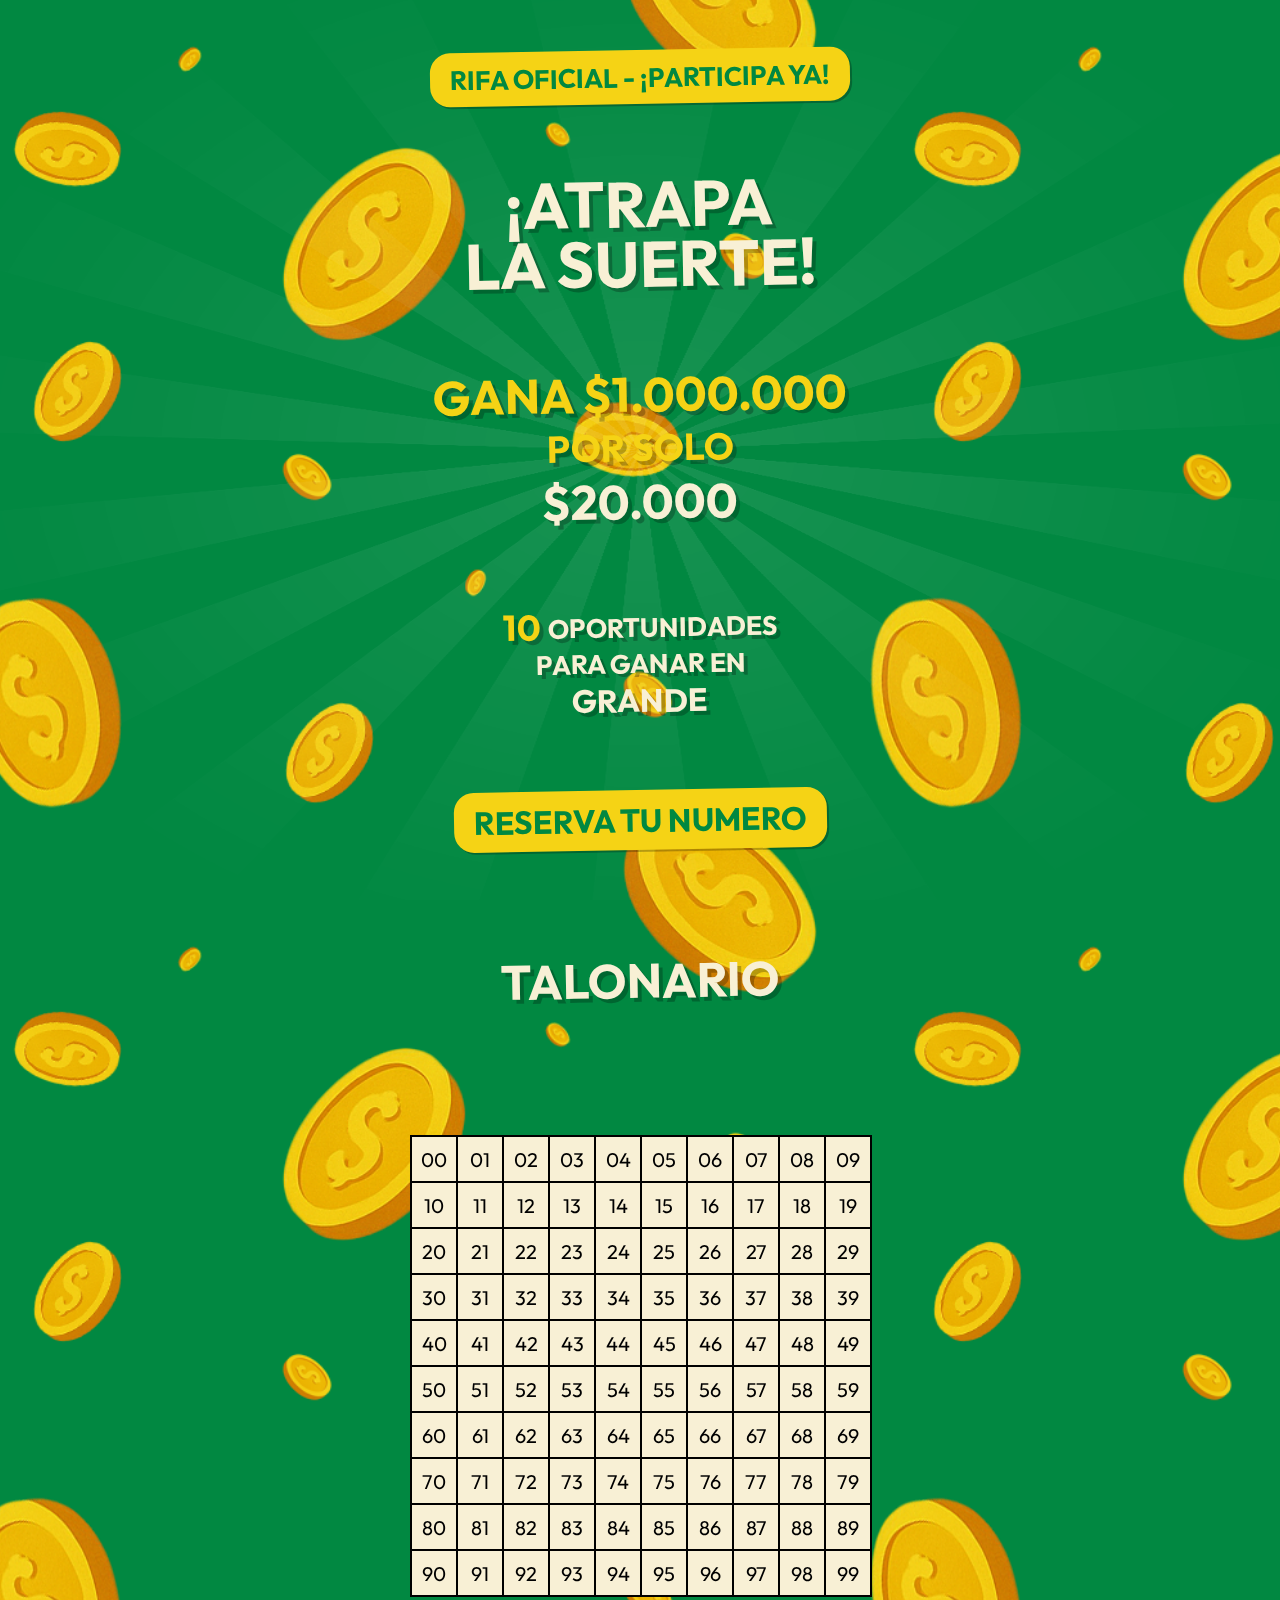
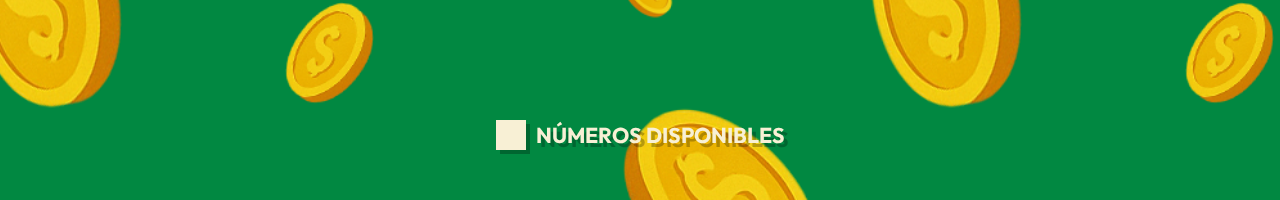
<file: index.html>
<!DOCTYPE html>
<html translate="no">
<head>
    <meta charset="UTF-8">
    <meta name="viewport" content="width=device-width, initial-scale=1.0">
    <meta name="theme-color" content="#ffffff" />
    <link rel="manifest" href="manifest.json" />
    <link rel="stylesheet" href="style.css">
    <link rel="preconnect" href="https://fonts.googleapis.com">
    <link rel="preconnect" href="https://fonts.gstatic.com" crossorigin>
    <link href="https://fonts.googleapis.com/css2?family=Outfit:wght@100..900&display=swap" rel="stylesheet">
    <link href="https://fonts.googleapis.com/icon?family=Material+Icons" rel="stylesheet">
    <script src="main.js"></script>
    <title>¡ATRAPA LA SUERTE!</title>
</head>
<body>
    <main>
        <img src="img/ray-bg.png" class="ray" alt="ray-bg">
        <header>
            <div class="rotate yellow-bg button">
                <h5 class="green-txt">RIFA OFICIAL - ¡PARTICIPA YA!</h5>
            </div>
            <h1 class="rotate text-center shadow-text beige-txt">¡ATRAPA <br> LA SUERTE!</h1>
            <div>
                <h2 class="rotate text-center shadow-text yellow-txt">GANA $1.000.000</h2>
                <H3 class="rotate text-center shadow-text yellow-txt">POR SOLO</H3>
                <h2 class="rotate text-center shadow-text beige-txt">$20.000</h2>
            </div>
            <div>
                <h5 class="rotate text-center shadow-text beige-txt"><span class="yellow-txt">10</span> OPORTUNIDADES<br>PARA GANAR EN</h5>
                <h4 class="rotate text-center shadow-text beige-txt">GRANDE</h4>
            </div>
            <a href="#talonario" class="rotate button yellow-bg green-txt font-weight-bold">RESERVA TU NUMERO</a>
        </header>
        <section id="talonario">
            <h2 class="rotate shadow-text beige-txt">TALONARIO</h2>
            <table class="black-bg">
                <tbody>
                    <tr>
                        <td>
                            <a href="#card" class="numero-btn" data-numero="00">00</a>
                        </td>
                        <td>
                            <a href="#card" class="numero-btn" data-numero="01">01</a>
                        </td>
                        <td>
                            <a href="#card" class="numero-btn" data-numero="02">02</a>
                        </td>
                        <td>
                            <a href="#card" class="numero-btn" data-numero="03">03</a>
                        </td>
                        <td>
                            <a href="#card" class="numero-btn" data-numero="04">04</a>
                        </td>
                        <td>
                            <a href="#card" class="numero-btn" data-numero="05">05</a>
                        </td>
                        <td>
                            <a href="#card" class="numero-btn" data-numero="06">06</a>
                        </td>
                        <td>
                            <a href="#card" class="numero-btn" data-numero="07">07</a>
                        </td>
                        <td>
                            <a href="#card" class="numero-btn" data-numero="08">08</a>
                        </td>
                        <td>
                            <a href="#card" class="numero-btn" data-numero="09">09</a>
                        </td>
                    </tr>
                    <tr>
                        <td>
                            <a href="#card" class="numero-btn" data-numero="10">10</a>
                        </td>
                        <td>
                            <a href="#card" class="numero-btn" data-numero="11">11</a>
                        </td>
                        <td>
                            <a href="#card" class="numero-btn" data-numero="12">12</a>
                        </td>
                        <td>
                            <a href="#card" class="numero-btn" data-numero="13">13</a>
                        </td>
                        <td>
                            <a href="#card" class="numero-btn" data-numero="14">14</a>
                        </td>
                        <td>
                            <a href="#card" class="numero-btn" data-numero="15">15</a>
                        </td>
                        <td>
                            <a href="#card" class="numero-btn" data-numero="16">16</a>
                        </td>
                        <td>
                            <a href="#card" class="numero-btn" data-numero="17">17</a>
                        </td>
                        <td>
                            <a href="#card" class="numero-btn" data-numero="18">18</a>
                        </td>
                        <td>
                            <a href="#card" class="numero-btn" data-numero="19">19</a>
                        </td>
                    </tr>
                    <tr>
                        <td>
                            <a href="#card" class="numero-btn" data-numero="20">20</a>
                        </td>
                        <td>
                            <a href="#card" class="numero-btn" data-numero="21">21</a>
                        </td>
                        <td>
                            <a href="#card" class="numero-btn" data-numero="22">22</a>
                        </td>
                        <td>
                            <a href="#card" class="numero-btn" data-numero="23">23</a>
                        </td>
                        <td>
                            <a href="#card" class="numero-btn" data-numero="24">24</a>
                        </td>
                        <td>
                            <a href="#card" class="numero-btn" data-numero="25">25</a>
                        </td>
                        <td>
                            <a href="#card" class="numero-btn" data-numero="26">26</a>
                        </td>
                        <td>
                            <a href="#card" class="numero-btn" data-numero="27">27</a>
                        </td>
                        <td>
                            <a href="#card" class="numero-btn" data-numero="28">28</a>
                        </td>
                        <td>
                            <a href="#card" class="numero-btn" data-numero="29">29</a>
                        </td>
                    </tr>
                    <tr>
                        <td>
                            <a href="#card" class="numero-btn" data-numero="30">30</a>
                        </td>
                        <td>
                            <a href="#card" class="numero-btn" data-numero="31">31</a>
                        </td>
                        <td>
                            <a href="#card" class="numero-btn" data-numero="32">32</a>
                        </td>
                        <td>
                            <a href="#card" class="numero-btn" data-numero="33">33</a>
                        </td>
                        <td>
                            <a href="#card" class="numero-btn" data-numero="34">34</a>
                        </td>
                        <td>
                            <a href="#card" class="numero-btn" data-numero="35">35</a>
                        </td>
                        <td>
                            <a href="#card" class="numero-btn" data-numero="36">36</a>
                        </td>
                        <td>
                            <a href="#card" class="numero-btn" data-numero="37">37</a>
                        </td>
                        <td>
                            <a href="#card" class="numero-btn" data-numero="38">38</a>
                        </td>
                        <td>
                            <a href="#card" class="numero-btn" data-numero="39">39</a>
                        </td>
                    </tr>
                    <tr>
                        <td>
                            <a href="#card" class="numero-btn" data-numero="40">40</a>
                        </td>
                        <td>
                            <a href="#card" class="numero-btn" data-numero="41">41</a>
                        </td>
                        <td>
                            <a href="#card" class="numero-btn" data-numero="42">42</a>
                        </td>
                        <td>
                            <a href="#card" class="numero-btn" data-numero="43">43</a>
                        </td>
                        <td>
                            <a href="#card" class="numero-btn" data-numero="44">44</a>
                        </td>
                        <td>
                            <a href="#card" class="numero-btn" data-numero="45">45</a>
                        </td>
                        <td>
                            <a href="#card" class="numero-btn" data-numero="46">46</a>
                        </td>
                        <td>
                            <a href="#card" class="numero-btn" data-numero="47">47</a>
                        </td>
                        <td>
                            <a href="#card" class="numero-btn" data-numero="48">48</a>
                        </td>
                        <td>
                            <a href="#card" class="numero-btn" data-numero="49">49</a>
                        </td>
                    </tr>
                    <tr>
                        <td>
                            <a href="#card" class="numero-btn" data-numero="50">50</a>
                        </td>
                        <td>
                            <a href="#card" class="numero-btn" data-numero="51">51</a>
                        </td>
                        <td>
                            <a href="#card" class="numero-btn" data-numero="52">52</a>
                        </td>
                        <td>
                            <a href="#card" class="numero-btn" data-numero="53">53</a>
                        </td>
                        <td>
                            <a href="#card" class="numero-btn" data-numero="54">54</a>
                        </td>
                        <td>
                            <a href="#card" class="numero-btn" data-numero="55">55</a>
                        </td>
                        <td>
                            <a href="#card" class="numero-btn" data-numero="56">56</a>
                        </td>
                        <td>
                            <a href="#card" class="numero-btn" data-numero="57">57</a>
                        </td>
                        <td>
                            <a href="#card" class="numero-btn" data-numero="58">58</a>
                        </td>
                        <td>
                            <a href="#card" class="numero-btn" data-numero="59">59</a>
                        </td>
                    </tr>
                    <tr>
                        <td>
                            <a href="#card" class="numero-btn" data-numero="60">60</a>
                        </td>
                        <td>
                            <a href="#card" class="numero-btn" data-numero="61">61</a>
                        </td>
                        <td>
                            <a href="#card" class="numero-btn" data-numero="62">62</a>
                        </td>
                        <td>
                            <a href="#card" class="numero-btn" data-numero="63">63</a>
                        </td>
                        <td>
                            <a href="#card" class="numero-btn" data-numero="64">64</a>
                        </td>
                        <td>
                            <a href="#card" class="numero-btn" data-numero="65">65</a>
                        </td>
                        <td>
                            <a href="#card" class="numero-btn" data-numero="66">66</a>
                        </td>
                        <td>
                            <a href="#card" class="numero-btn" data-numero="67">67</a>
                        </td>
                        <td>
                            <a href="#card" class="numero-btn" data-numero="68">68</a>
                        </td>
                        <td>
                            <a href="#card" class="numero-btn" data-numero="69">69</a>
                        </td>
                    </tr>
                    <tr>
                        <td>
                            <a href="#card" class="numero-btn" data-numero="70">70</a>
                        </td>
                        <td>
                            <a href="#card" class="numero-btn" data-numero="71">71</a>
                        </td>
                        <td>
                            <a href="#card" class="numero-btn" data-numero="72">72</a>
                        </td>
                        <td>
                            <a href="#card" class="numero-btn" data-numero="73">73</a>
                        </td>
                        <td>
                            <a href="#card" class="numero-btn" data-numero="74">74</a>
                        </td>
                        <td>
                            <a href="#card" class="numero-btn" data-numero="75">75</a>
                        </td>
                        <td>
                            <a href="#card" class="numero-btn" data-numero="76">76</a>
                        </td>
                        <td>
                            <a href="#card" class="numero-btn" data-numero="77">77</a>
                        </td>
                        <td>
                            <a href="#card" class="numero-btn" data-numero="78">78</a>
                        </td>
                        <td>
                            <a href="#card" class="numero-btn" data-numero="79">79</a>
                        </td>
                    </tr>
                    <tr>
                        <td>
                            <a href="#card" class="numero-btn" data-numero="80">80</a>
                        </td>
                        <td>
                            <a href="#card" class="numero-btn" data-numero="81">81</a>
                        </td>
                        <td>
                            <a href="#card" class="numero-btn" data-numero="82">82</a>
                        </td>
                        <td>
                            <a href="#card" class="numero-btn" data-numero="83">83</a>
                        </td>
                        <td>
                            <a href="#card" class="numero-btn" data-numero="84">84</a>
                        </td>
                        <td>
                            <a href="#card" class="numero-btn" data-numero="85">85</a>
                        </td>
                        <td>
                            <a href="#card" class="numero-btn" data-numero="86">86</a>
                        </td>
                        <td>
                            <a href="#card" class="numero-btn" data-numero="87">87</a>
                        </td>
                        <td>
                            <a href="#card" class="numero-btn" data-numero="88">88</a>
                        </td>
                        <td>
                            <a href="#card" class="numero-btn" data-numero="89">89</a>
                        </td>
                    </tr>
                    <tr>
                        <td>
                            <a href="#card" class="numero-btn" data-numero="90">90</a>
                        </td>
                        <td>
                            <a href="#card" class="numero-btn" data-numero="91">91</a>
                        </td>
                        <td>
                            <a href="#card" class="numero-btn" data-numero="92">92</a>
                        </td>
                        <td>
                            <a href="#card" class="numero-btn" data-numero="93">93</a>
                        </td>
                        <td>
                            <a href="#card" class="numero-btn" data-numero="94">94</a>
                        </td>
                        <td>
                            <a href="#card" class="numero-btn" data-numero="95">95</a>
                        </td>
                        <td>
                            <a href="#card" class="numero-btn" data-numero="96">96</a>
                        </td>
                        <td>
                            <a href="#card" class="numero-btn" data-numero="97">97</a>
                        </td>
                        <td>
                            <a href="#card" class="numero-btn" data-numero="98">98</a>
                        </td>
                        <td>
                            <a href="#card" class="numero-btn" data-numero="99">99</a>
                        </td>
                    </tr>
                </tbody>
            </table>
            <div>
                <span class="beige-bg"></span>
                <h6 class="shadow-text beige-txt">NÚMEROS DISPONIBLES</h6>
            </div>
        </section>
        <section id="card" class="display-none">
            <a href="admin.html" class="beige-txt shop-card">
                <em class="material-icons shadow-text">shopping_cart</em>
            </a>
            <button id="cerrar-card" class="beige-txt">
                <em class="material-icons shadow-text">close</em>
            </button>
            <div>
                <div id="grupo-numeros"></div>
                <div class="group-number-wrap">
                    <h4 class="rotate shadow-text beige-txt">CARTON No</h4>
                    <h1 id="group-number" class="rotate yellow-bg green-txt"></h1>
                    <h6 id="card-info" class="rotate text-center shadow-text beige-txt display-flex">BOLETA SIN <br> CANCELAR <br> NO PARTICIPA</h6>
                    <div class="display-none" id="descriptive-information">
                        <h6 id="card-info-state" class="rotate text-center shadow-text beige-txt">BOLETA <p>SIN CANCELAR</p></h6>
                        <a href="admin.html" class="rotate button yellow-bg green-txt font-weight-bold">VER +</a>
                    </div>
                </div>
            </div>
        </section>
    </main>
</body>
</html>
</file>
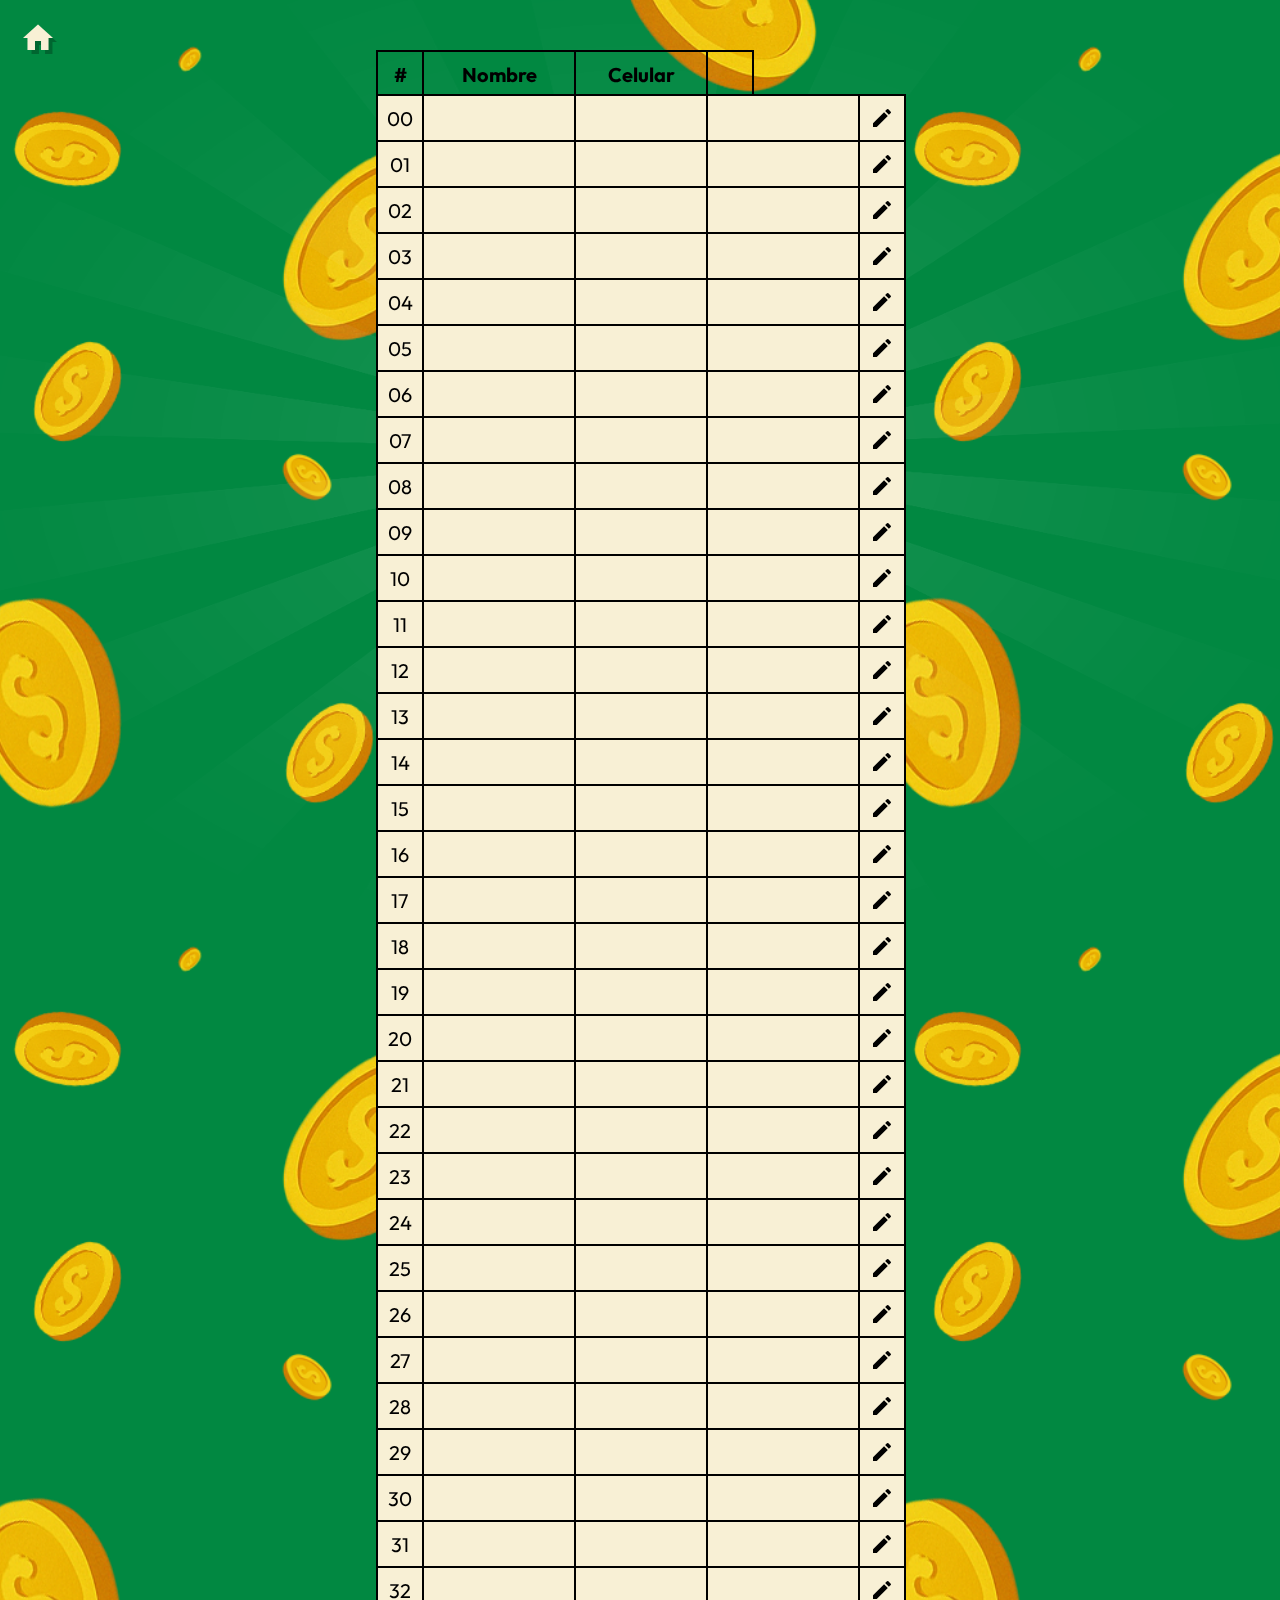
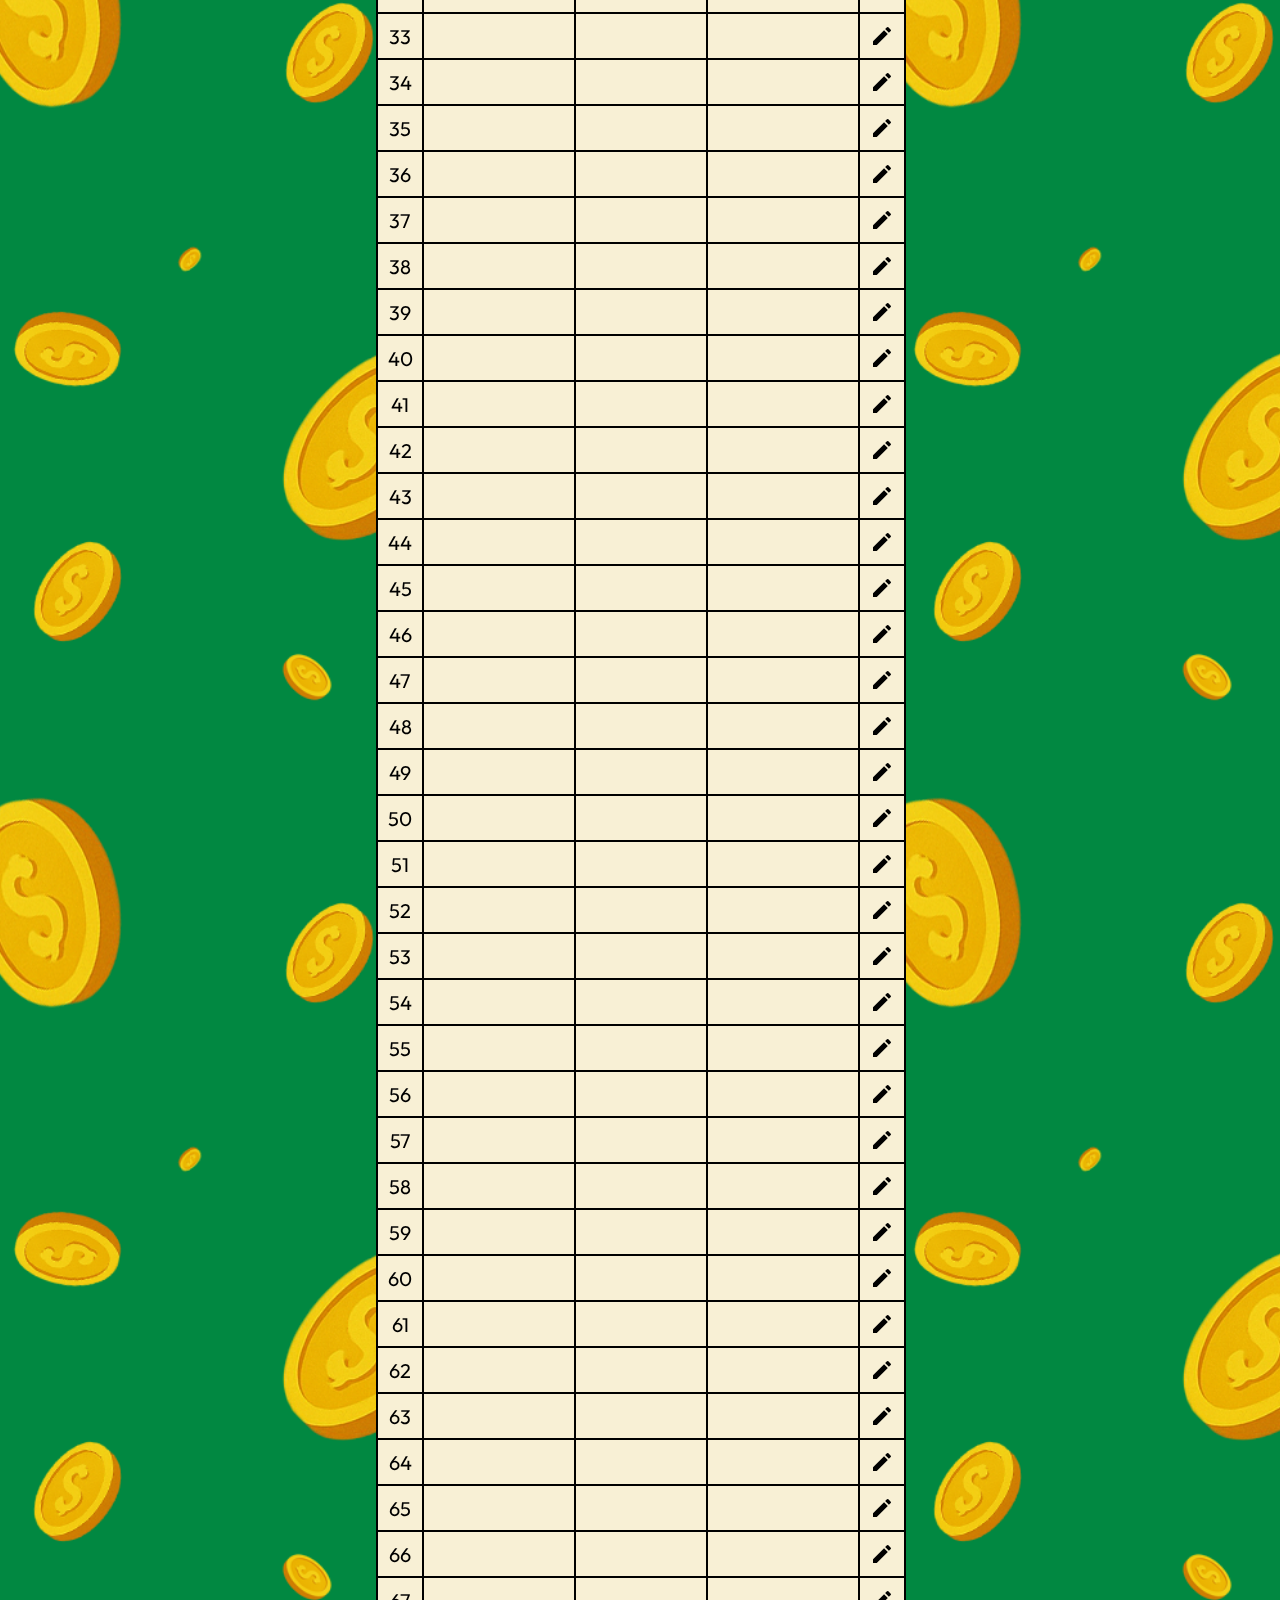
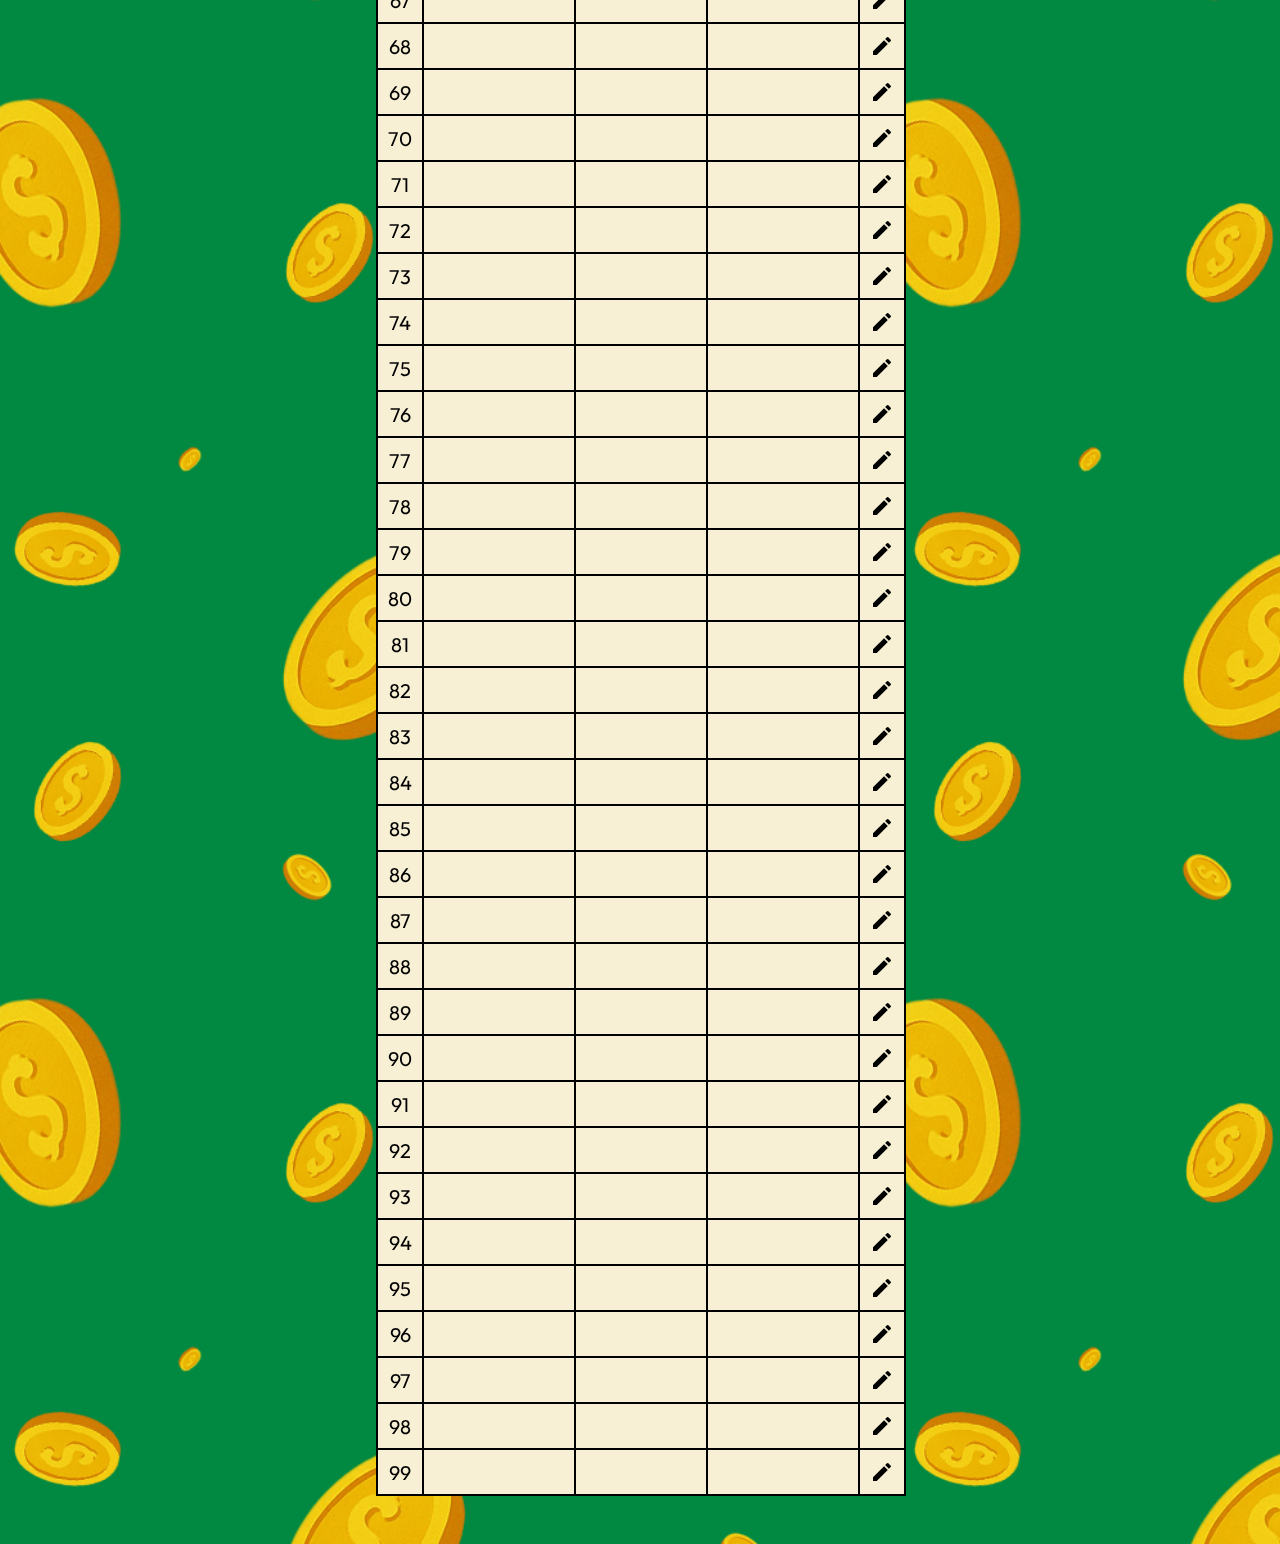
<file: admin.html>
<!DOCTYPE html>
<html lang="en">
<head>
    <meta charset="UTF-8">
    <meta name="viewport" content="width=device-width, initial-scale=1.0">
    <meta name="theme-color" content="#ffffff" />
    <link rel="manifest" href="manifest.json" />
    <link rel="stylesheet" href="style.css">
    <link rel="preconnect" href="https://fonts.googleapis.com">
    <link rel="preconnect" href="https://fonts.gstatic.com" crossorigin>
    <link href="https://fonts.googleapis.com/css2?family=Outfit:wght@100..900&display=swap" rel="stylesheet">
    <link href="https://fonts.googleapis.com/icon?family=Material+Icons" rel="stylesheet">
    <script src="main.js"></script>
    <title>¡ATRAPA LA SUERTE!</title>
</head>
<body>
    <main>
        <img src="img/ray-bg.png" class="ray" alt="ray-bg">
        <section class="admin" id="top">
            <a href="index.html" class="beige-txt shop-card">
                <em class="material-icons shadow-text">home</em>
            </a>
            <form id="formulario-edicion" class="display-none">
                <h2 class="shadow-text beige-txt">Editar Boleta <p id="boleta-editando" class="yellow-bg green-txt"></p></h2>
                <div>
                    <div>
                        <label>Nombre:</label>
                        <input type="text" id="input-nombre" />
                    </div>
                    <div>
                        <label>Celular:</label>
                        <input type="text" id="input-celular" />
                    </div>
                    <div>
                        <label>Estado:</label>
                        <select id="input-estado">
                            <option value=""></option>
                            <option value="payment">Pagada</option>
                            <option value="must">Sin pagar</option>
                        </select>
                    </div>
                    <button id="guardar-boleta">Guardar</button>
                </div>
            </form>
            <table id="tabla-boletas">
                <thead>
                    <tr>
                        <th>#</th>
                        <th>Nombre</th>
                        <th>Celular</th>
                        <th></th>
                    </tr>
                </thead>
                <tbody>
                    <!-- Se generan dinámicamente desde JS -->
                </tbody>
            </table>
        </section>
    </main>
</body>
</html>
</file>
<file: style.css>
html,
body {
    height: 100%;
}

html {
    background: #018841;
    background-image: url(img/coins.png);
    background-repeat: repeat;
    background-size: contain;
    background-position: center;
}

body {
    zoom: 2;
}

* {
    font-family: "Outfit", sans-serif;
    font-optical-sizing: auto;
    font-style: normal;
    margin: 0;
}

.ray {
    pointer-events: none;
    position: fixed;
    opacity: 0.1;
    height: 100%;
    width: 100%;
    z-index: 0;
    top: 0;
}

/* COLOR */
.white-txt {
    color: #ffffff;
}

.white-bg {
    background: #ffffff;
}

.black-txt {
    color: #000000;
}

.black-bg {
    background: #000000;
}

.green-txt {
    color: #018841;
}

.green-bg {
    background: #018841;
}

.beige-txt {
    color: #f8f0d5;
}

.beige-bg {
    background: #f8f0d5;
}

.yellow-txt {
    color: #f5d315;
}

.yellow-bg {
    background: #f5d315;
}

.red-txt {
    color: #b20202;
}

.red-bg {
    background: #b20202;
}

/* DISPLAY */
.display-flex {
    display: flex !important;
}

.display-none {
    display: none !important;
}

/* ALIGN */
.text-left {
    text-align: left;
}

.text-center {
    text-align: center;
}

.text-right {
    text-align: right;
}

/* WEIGHT */
.font-weight-lighter {
    font-weight: lighter;
}

.font-weight-normal {
    font-weight: normal;
}

.font-weight-bold {
    font-weight: bold;
}

/* ROTATE */
.rotate {
    transform: rotate(-1deg);
}

/* SHADOW */
.shadow-text {
    text-shadow: 2px 2px rgb(0 0 0 / 25%);
}

/* COIN */
.coin {
    position: absolute;
}

/* BUTTON */
button {
    outline: none;
    border: none;
    padding: 0;
}

button.button {
    cursor: pointer;
}

.button {
    box-shadow: 1px 1px 0 0 rgb(0 0 0 / 25%);
    text-decoration: none;
    border-radius: 10px;
    padding: 5px 10px;
}

select {
    box-shadow: 2px 2px 0 0 rgb(0 0 0 / 25%);
    border: none;
    border-radius: 100px;
    outline: none;
    width: calc(50% + 20px);
    padding: 0 5px;
    background: #f8f0d5;
    height: 22px;
}

/* MAIN */
main {
    height: 100%;
}

/* HEADER */
header {
    justify-content: space-between;
    height: calc(100% - 50px);
    flex-direction: column;
    align-items: center;
    position: relative;
    padding: 25px 0;
    display: flex;
    z-index: 1;
}

header h1 {
    line-height: 30px;
}

header h5 span {
    margin-right: 1px;
    font-size: 18px;
    position: relative;
    top: 1px;
}

section {
    justify-content: space-between;
    height: calc(100% - 50px);
    flex-direction: column;
    align-items: center;
    position: relative;
    padding: 25px 0;
    display: flex;
    width: 100%;
    z-index: 1;
}

section div {
    align-items: center;
    display: flex;
}

section span {
    box-shadow: 2px 2px 0 0 rgb(0 0 0 / 25%);
    margin-right: 5px;
    display: flex;
    height: 15px;
    width: 15px;
}

section#card {
    justify-content: center;
    position: relative;
}

section#card .shop-card,
section#card button {
    background: transparent;
    position: absolute;
    box-shadow: none;
    cursor: pointer;
    display: flex;
    right: 10px;
    top: 10px;
}

section#card .shop-card {
    text-decoration: none;
    right: auto;
    left: 10px;
}

section#card .shop-card em,
section#card button em {
    font-size: 18px;
}

section #grupo-numeros {
    box-shadow: 2px 2px 0 0 rgb(0 0 0 / 25%);
    flex-direction: column;
    background: #f8f0d5;
    border-radius: 10px;
    padding: 20px 10px;
    display: flex;
}

section #grupo-numeros div {
    justify-content: center;
    font-size: 18px;
    width: 50px;
}

.group-number-wrap {
    justify-content: center;
    flex-direction: column;
    align-items: center;
    width: 150px;
}

.group-number-wrap h1 {
    box-shadow: 2px 2px 0 0 rgb(0 0 0 / 25%);
    justify-content: center;
    align-items: center;
    border-radius: 10px;
    margin-top: 5px;
    display: flex;
    height: 40px;
    width: 50px;
}

.group-number-wrap h6 {
    margin-top: 10px;
}

.group-number-wrap div {
    flex-direction: column;
    display: flex;
}

.group-number-wrap div a {
    font-size: 12px;
    margin-top: 10px;
}

/* TABLE */
table {
    border-collapse: collapse;
}

table tr {
    margin-bottom: -1px;
    display: flex;
}

table td {
    margin-right: -1px;
    text-align: center;
    border: 1px solid;
    display: flex;
    padding: 0;
}

table a {
    justify-content: center;
    background: #f8f0d5;
    text-decoration: none;
    align-items: center;
    color: #000000;
    font-size: 10px;
    cursor: pointer;
    display: flex;
    height: 22px;
    width: 22px;
}

table a:not(.payment):not(.must):hover {
    opacity: .9;
}

table a.payment {
    background: #018841;
    color: #f8f0d5;
}

table a.must {
    background: #b20202;
    color: #f8f0d5;
}

/* ADMIN */
.admin {
    height: auto;
}
.admin > a {
    position: fixed;
    left: 10px;
    top: 10px;
}

.admin > a em {
    font-size: 18px;
}

.payment-row {
    background-color: #018841;
}
.payment-row * {
    border-color: #000000 !important;
    color: #f8f0d5;
}

.must-row {
    background-color: #b20202;
}
.must-row * {
    border-color: #000000 !important;
    color: #f8f0d5;
}
    
form {
    margin-bottom: 20px;
}
form h2 {
    margin-bottom: 25px;
    align-items: center;
    display: flex;
}
form h2 * {
    box-shadow: 2px 2px 0 0 rgb(0 0 0 / 25%);
    border-radius: 10px;
    padding: 5px 10px;
    margin-left: 5px;
}

form > div {
    flex-direction: column;
    align-items: end;
}
form div > div {
    justify-content: center;
    margin-bottom: 5px;
    padding: 0 5%;
    width: 100%;
}
form label {
    margin-right: 5px;
    text-align: right;
    width: 50%;
}
form input {
    box-shadow: 2px 2px 0 0 rgb(0 0 0 / 25%);
    background: #f8f0d5;
    border-radius: 10px;
    padding: 0 10px;
    outline: none;
    height: 22px;
    width: 50%;
    border: 0;
}
form button {
    box-shadow: 2px 2px 0 0 rgb(0 0 0 / 25%);
    background: #f5d315;
    padding-bottom: 2px;
    border-radius: 10px;
    cursor: pointer;
    height: 22px;
    width: 120px;
}

form + table tbody {
    background: #f8f0d5;
}
form + table th {
    justify-content: center;
    align-items: center;
    border: 1px solid;
    border-bottom: none;
    display: flex;
}
form + table th + th {
    margin-left: -1px;
}
form + table th,
form + table td {
    align-items: center;
    font-size: 10px;
    padding: 0 5px;
    width: 65px;
}
form + table td p {
    text-overflow: ellipsis;
    white-space: nowrap;
    overflow: hidden;
}
form + table th:nth-child(3),
form + table td:nth-child(3) {
    width: 55px;
}
form + table th:first-child,
form + table td:first-child,
form + table th:last-child,
form + table td:last-child {
    justify-content: center;
    height: 22px;
    width: 22px;
    padding: 0;
}
form + table td:nth-child(4) {
    justify-content: center;
}
form + table a {
    display: flex !important;
    justify-content: center;
    background: transparent;
    align-items: center;
    cursor: pointer;
    height: 100%;
    width: 100%;
    padding: 0;
}
form + table a span {
    font-size: 12px !important;
    display: flex !important;
    justify-content: center;
    align-items: center;
    box-shadow: none;
    padding: 0;
    margin: 0;
}

.reset {
  margin-top: 26px;
  display: flex;
}

.reset em {
    font-size: 18px;
    box-shadow: none;
    display: flex;
    margin-left: 7px;
}

/* MOBILE */
@media (max-width: 991px) {
    body {
        zoom: 1.5;
    }
}
@media (max-width: 768px) {
    body {
        zoom: 1;
    }
    h1 {
        line-height: 13vw !important;
        font-size: 13.5vw;
    }
    h2 {
        font-size: 10vw;
    }
    h3 {
        font-size: 7.75vw;
    }
    h4 {
        font-size: 6.5vw;
    }
    h5 {
        font-size: 5.55vw;
    }
    h6 {
        font-size: 4.5vw;
    }
    .button {
        box-shadow: 1vw 1vw 0 0 rgb(0 0 0 / 25%);
        border-radius: 4vw;
        font-size: 6.75vw;
        padding: 2vw 4vw;
    }
    .shadow-text {
        text-shadow: 1vw 1vw rgb(0 0 0 / 25%);
    }
    section#card .shop-card,
    section#card button {
        right: 4vw;
        top: 4vw;
    }
    section#card .shop-card {
        left: 4vw;
    }
    section#card .shop-card em,
    section#card button em {
        font-size: 8vw;
    }
    section #grupo-numeros {
        padding: 8vw 4vw;

    }
    section #grupo-numeros div {
        font-size: 7.5vw;
        width: 21vw;
    }
    section span {
        box-shadow: 1vw 1vw 0 0 rgb(0 0 0 / 25%);
    }
    section,
    header {
        height: calc(100% - 20vw);
        padding: 10vw 0;
    }
    header a {
        font-size: 4.5vw;
    }
    header h5 span {
        font-size: 7.5vw;
    }
    /* table td,
    table th {
        border-width: 0.5vw !important;
    } */
    table a,
    section span {
        font-size: 4.25vw;
        height: 8vw;
        width: 8vw;
    }
    .group-number-wrap {
        width: 50vw;
    }
    .group-number-wrap h1 {
        padding: 2.5vw;
        width: auto;
    }
    .group-number-wrap h6 {
        margin-top: 12vw;
    }
    .group-number-wrap div a,
    .reset {
        font-size: 5vw;
    }
    .reset em {
        font-size: 6.5vw;
    }
    .admin > a {
        left: 4vw;
        top: 4vw;
    }
    .admin > a em {
        font-size: 8vw;
    }
    form {
        display: flex;
        flex-direction: column;
        align-items: center;
    }
    form h2 p {
        text-shadow: 1vw 1vw rgb(0 0 0 / 15%);
    }
    form input,
    form label {
        border-radius: 3vw;
        font-size: 5.5vw;
        height: 9vw;
        width: 40vw;
    }
    form select,
    form button {
        border-radius: 3vw;
        width: 45.555555vw;
        font-size: 5.5vw;
        height: 9vw;
    }
    form + table th,
    form + table td {
        font-size: 4.25vw;
        width: 25vw;
    }
    form + table th:nth-child(3),
    form + table td:nth-child(3) {
        width: 25vw;
    }
    form + table th:first-child,
    form + table td:first-child,
    form + table th:last-child,
    form + table td:last-child {
        height: 8vw;
        width: 8vw;
    }
    form + table a span {
        font-size: 5vw !important;
    }
}
</file>
